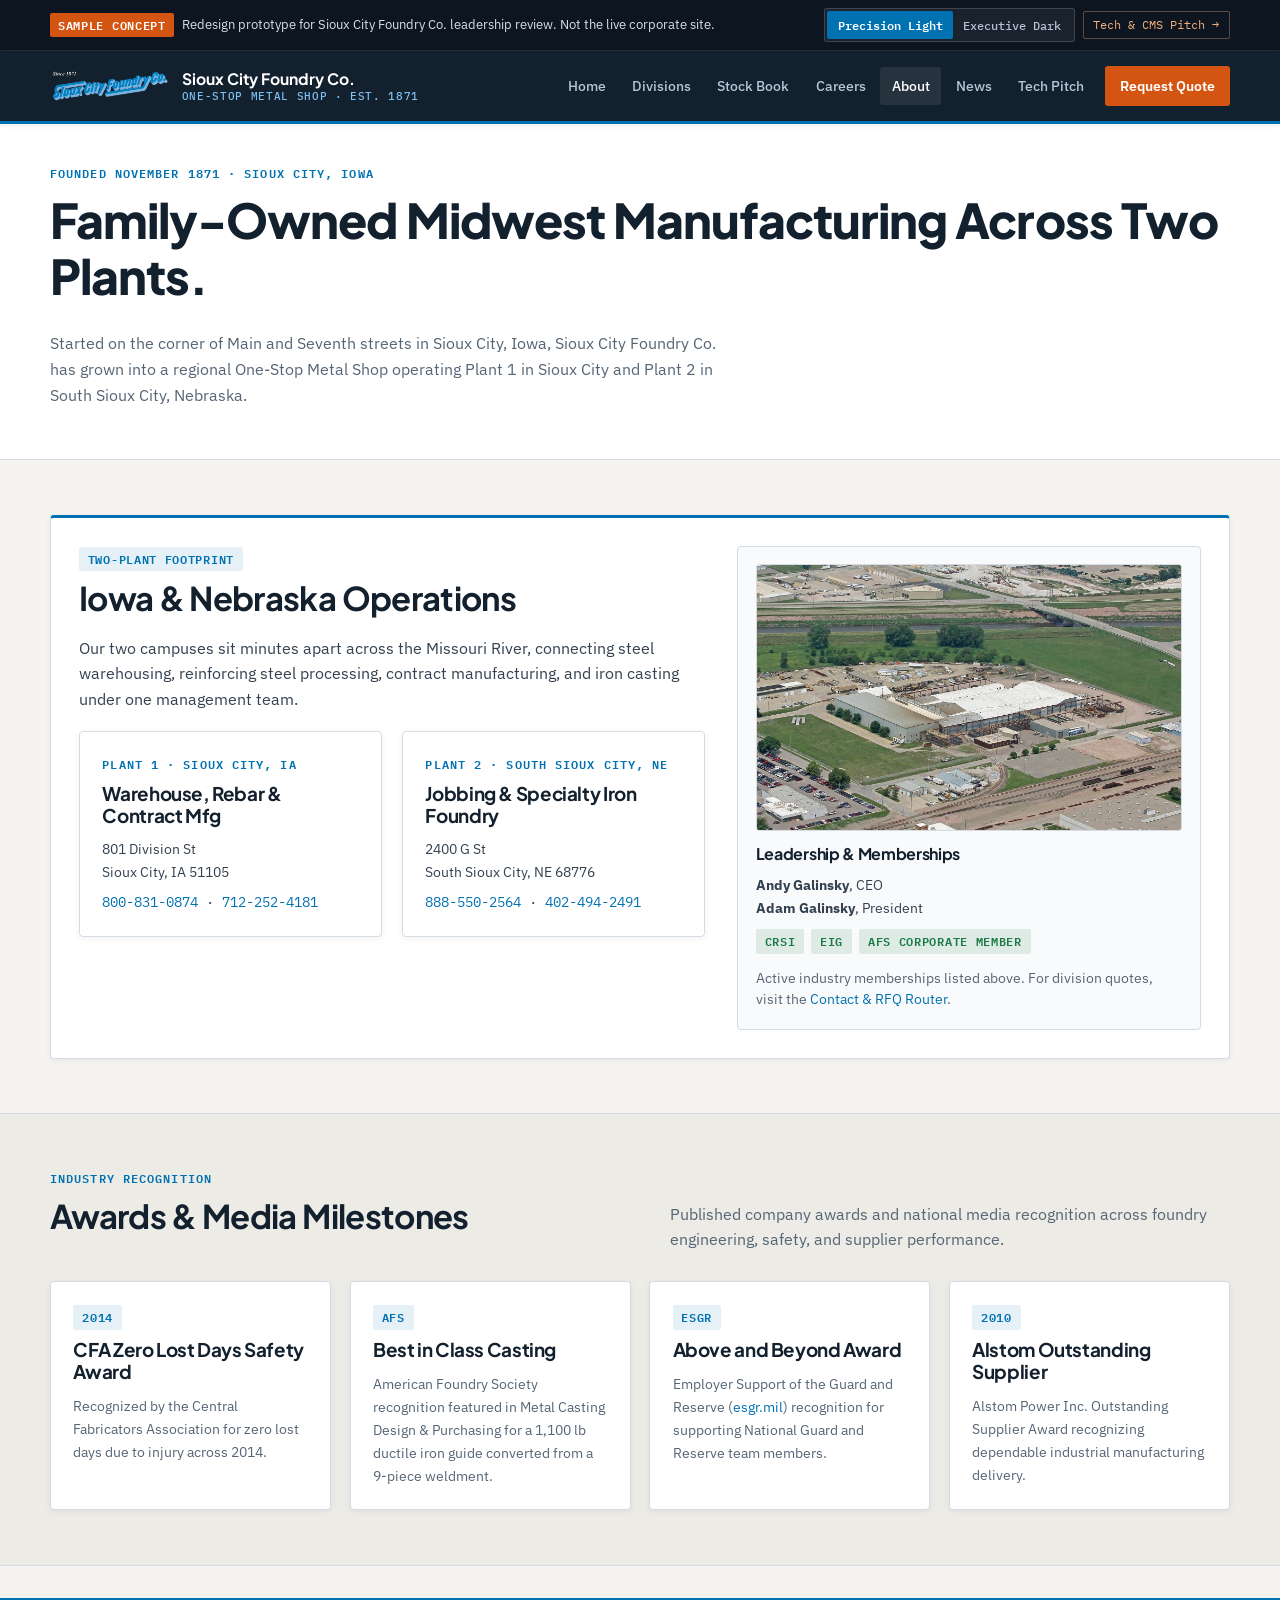
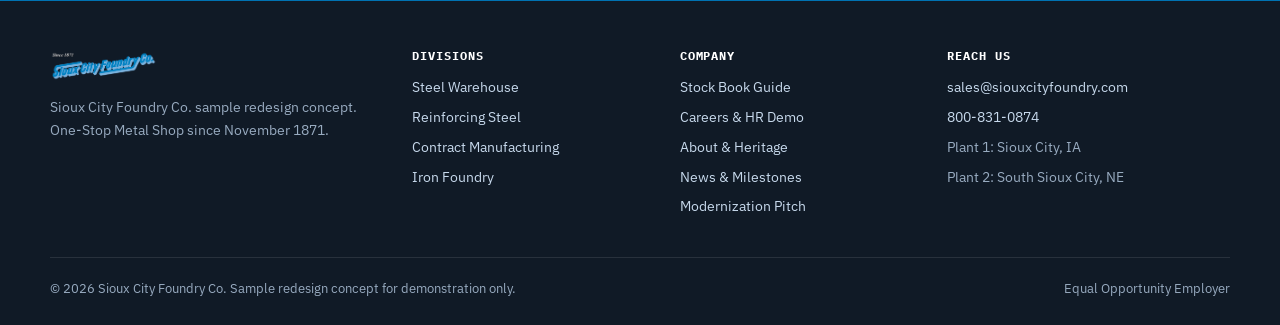
<file: about.html>
<!DOCTYPE html>
<html lang="en" data-theme="light">
<head>
  <meta charset="UTF-8" />
  <meta name="viewport" content="width=device-width, initial-scale=1" />
  <title>About &amp; Heritage | Sioux City Foundry Co.</title>
  <meta name="description" content="Sioux City Foundry Co. history since November 1871, two Midwest campuses, leadership, trade memberships, and company awards." />
  <link rel="icon" href="./assets/scfvectorlogo.png" />
  <link rel="preconnect" href="https://fonts.googleapis.com" />
  <link rel="preconnect" href="https://fonts.gstatic.com" crossorigin />
  <link href="https://fonts.googleapis.com/css2?family=IBM+Plex+Mono:wght@400;500;600&family=IBM+Plex+Sans:wght@400;500;600;700&family=Plus+Jakarta+Sans:wght@600;700;800&display=swap" rel="stylesheet" />
  <link rel="stylesheet" href="./css/styles.css?v=2" />
  <script src="./js/site.js"></script>
</head>
<body data-page="about">
  <a class="skip-link" href="#main">Skip to content</a>

  <div class="concept-bar no-print">
    <div class="container concept-bar-inner">
      <div class="concept-notice">
        <span class="concept-pill">Sample Concept</span>
        <span>Redesign prototype for Sioux City Foundry Co. leadership review. Not the live corporate site.</span>
      </div>
      <div class="concept-controls">
        <div class="theme-switch" role="group" aria-label="Switch visual concept">
          <button type="button" class="theme-btn" data-set-theme="light">Precision Light</button>
          <button type="button" class="theme-btn" data-set-theme="dark">Executive Dark</button>
        </div>
        <a class="pitch-link" href="./modernization.html">Tech &amp; CMS Pitch &rarr;</a>
      </div>
    </div>
  </div>

  <header class="site-header">
    <div class="container nav-inner">
      <a class="brand" href="./index.html">
        <img src="./assets/scfvectorlogo_white.png" alt="Sioux City Foundry Co." />
        <div class="brand-name">Sioux City Foundry Co.<small>One-Stop Metal Shop · Est. 1871</small></div>
      </a>
      <button class="nav-toggle" type="button" aria-expanded="false" aria-controls="nav-menu">Menu</button>
      <ul class="nav-links" id="nav-menu">
        <li><a href="./index.html" data-nav="home">Home</a></li>
        <li><a href="./divisions.html" data-nav="divisions">Divisions</a></li>
        <li><a href="./stock-book.html" data-nav="stock">Stock Book</a></li>
        <li><a href="./careers.html" data-nav="careers">Careers</a></li>
        <li><a href="./about.html" data-nav="about">About</a></li>
        <li><a href="./news.html" data-nav="news">News</a></li>
        <li><a href="./modernization.html" data-nav="modernization">Tech Pitch</a></li>
        <li><a class="nav-cta" href="./contact.html" data-nav="contact">Request Quote</a></li>
      </ul>
    </div>
  </header>

  <main id="main">
    <section class="page-hero">
      <div class="container">
        <div class="eyebrow">Founded November 1871 · Sioux City, Iowa</div>
        <h1>Family-Owned Midwest Manufacturing Across Two Plants.</h1>
        <p>Started on the corner of Main and Seventh streets in Sioux City, Iowa, Sioux City Foundry Co. has grown into a regional One-Stop Metal Shop operating Plant 1 in Sioux City and Plant 2 in South Sioux City, Nebraska.</p>
      </div>
    </section>

    <section class="section">
      <div class="container">
        <div class="div-block">
          <div>
            <span class="tag">Two-Plant Footprint</span>
            <h2 style="margin-top:0.5rem;">Iowa &amp; Nebraska Operations</h2>
            <p>Our two campuses sit minutes apart across the Missouri River, connecting steel warehousing, reinforcing steel processing, contract manufacturing, and iron casting under one management team.</p>
            <div class="grid-2" style="margin-top:1.2rem;">
              <div class="panel">
                <div class="eyebrow">Plant 1 · Sioux City, IA</div>
                <h3>Warehouse, Rebar &amp; Contract Mfg</h3>
                <p style="font-size:0.9rem; margin-bottom:0.5rem;">801 Division St<br />Sioux City, IA 51105</p>
                <p class="mono" style="font-size:0.86rem; margin-bottom:0;"><a href="tel:18008310874">800-831-0874</a> · <a href="tel:17122524181">712-252-4181</a></p>
              </div>
              <div class="panel">
                <div class="eyebrow">Plant 2 · South Sioux City, NE</div>
                <h3>Jobbing &amp; Specialty Iron Foundry</h3>
                <p style="font-size:0.9rem; margin-bottom:0.5rem;">2400 G St<br />South Sioux City, NE 68776</p>
                <p class="mono" style="font-size:0.86rem; margin-bottom:0;"><a href="tel:18885502564">888-550-2564</a> · <a href="tel:14024942491">402-494-2491</a></p>
              </div>
            </div>
          </div>
          <aside class="side-panel">
            <img src="./assets/news/heritage-foundry.jpg" alt="Aerial view of Sioux City Foundry Plant 1 campus" loading="lazy" />
            <h4>Leadership &amp; Memberships</h4>
            <p style="font-size:0.9rem; margin-bottom:0.65rem;"><strong>Andy Galinsky</strong>, CEO<br /><strong>Adam Galinsky</strong>, President</p>
            <div class="badge-row">
              <span class="tag tag-ok">CRSI</span>
              <span class="tag tag-ok">EIG</span>
              <span class="tag tag-ok">AFS Corporate Member</span>
            </div>
            <p style="font-size:0.85rem; color:var(--ink-muted); margin-bottom:0;">Active industry memberships listed above. For division quotes, visit the <a href="./contact.html">Contact &amp; RFQ Router</a>.</p>
          </aside>
        </div>
      </div>
    </section>

    <section class="section section-alt">
      <div class="container">
        <div class="section-head">
          <div>
            <div class="eyebrow">Industry Recognition</div>
            <h2>Awards &amp; Media Milestones</h2>
          </div>
          <p>Published company awards and national media recognition across foundry engineering, safety, and supplier performance.</p>
        </div>

        <div class="grid-4">
          <article class="panel">
            <span class="tag">2014</span>
            <h3 style="margin-top:0.6rem;">CFA Zero Lost Days Safety Award</h3>
            <p style="font-size:0.9rem; color:var(--ink-muted); margin-bottom:0;">Recognized by the Central Fabricators Association for zero lost days due to injury across 2014.</p>
          </article>
          <article class="panel">
            <span class="tag">AFS</span>
            <h3 style="margin-top:0.6rem;">Best in Class Casting</h3>
            <p style="font-size:0.9rem; color:var(--ink-muted); margin-bottom:0;">American Foundry Society recognition featured in Metal Casting Design &amp; Purchasing for a 1,100 lb ductile iron guide converted from a 9-piece weldment.</p>
          </article>
          <article class="panel">
            <span class="tag">ESGR</span>
            <h3 style="margin-top:0.6rem;">Above and Beyond Award</h3>
            <p style="font-size:0.9rem; color:var(--ink-muted); margin-bottom:0;">Employer Support of the Guard and Reserve (<a href="https://www.esgr.mil/" target="_blank" rel="noopener">esgr.mil</a>) recognition for supporting National Guard and Reserve team members.</p>
          </article>
          <article class="panel">
            <span class="tag">2010</span>
            <h3 style="margin-top:0.6rem;">Alstom Outstanding Supplier</h3>
            <p style="font-size:0.9rem; color:var(--ink-muted); margin-bottom:0;">Alstom Power Inc. Outstanding Supplier Award recognizing dependable industrial manufacturing delivery.</p>
          </article>
        </div>
      </div>
    </section>
  </main>

  <footer class="site-footer">
    <div class="container footer-grid">
      <div>
        <img class="footer-logo" src="./assets/scfvectorlogo_white.png" alt="Sioux City Foundry Co." />
        <p>Sioux City Foundry Co. sample redesign concept. One-Stop Metal Shop since November 1871.</p>
      </div>
      <div>
        <h4>Divisions</h4>
        <ul>
          <li><a href="./divisions.html#warehouse">Steel Warehouse</a></li>
          <li><a href="./divisions.html#rebar">Reinforcing Steel</a></li>
          <li><a href="./divisions.html#contract">Contract Manufacturing</a></li>
          <li><a href="./divisions.html#foundry">Iron Foundry</a></li>
        </ul>
      </div>
      <div>
        <h4>Company</h4>
        <ul>
          <li><a href="./stock-book.html">Stock Book Guide</a></li>
          <li><a href="./careers.html">Careers &amp; HR Demo</a></li>
          <li><a href="./about.html">About &amp; Heritage</a></li>
          <li><a href="./news.html">News &amp; Milestones</a></li>
          <li><a href="./modernization.html">Modernization Pitch</a></li>
        </ul>
      </div>
      <div>
        <h4>Reach Us</h4>
        <ul>
          <li><a href="mailto:sales@siouxcityfoundry.com">sales@siouxcityfoundry.com</a></li>
          <li><a href="tel:18008310874">800-831-0874</a></li>
          <li>Plant 1: Sioux City, IA</li>
          <li>Plant 2: South Sioux City, NE</li>
        </ul>
      </div>
    </div>
    <div class="container footer-bottom">
      <span>&copy; 2026 Sioux City Foundry Co. Sample redesign concept for demonstration only.</span>
      <span>Equal Opportunity Employer</span>
    </div>
  </footer>
</body>
</html>
</file>
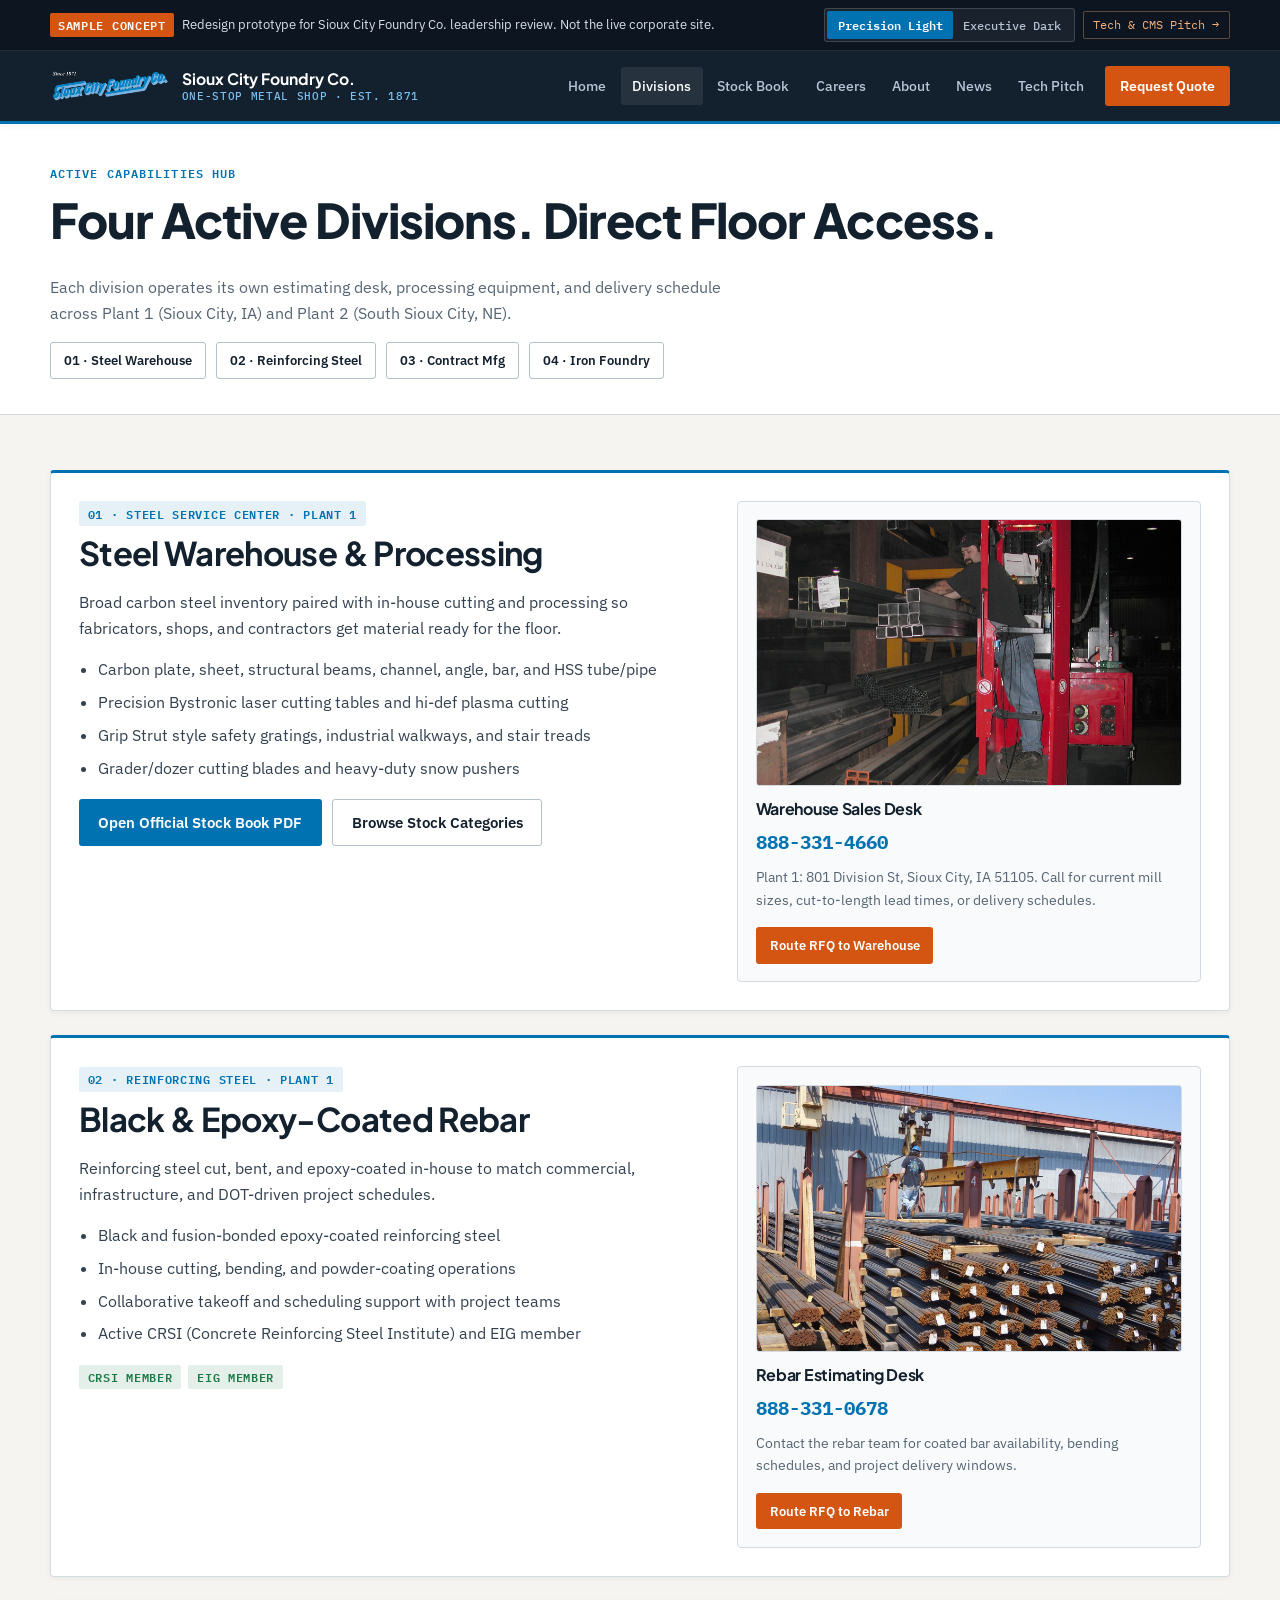
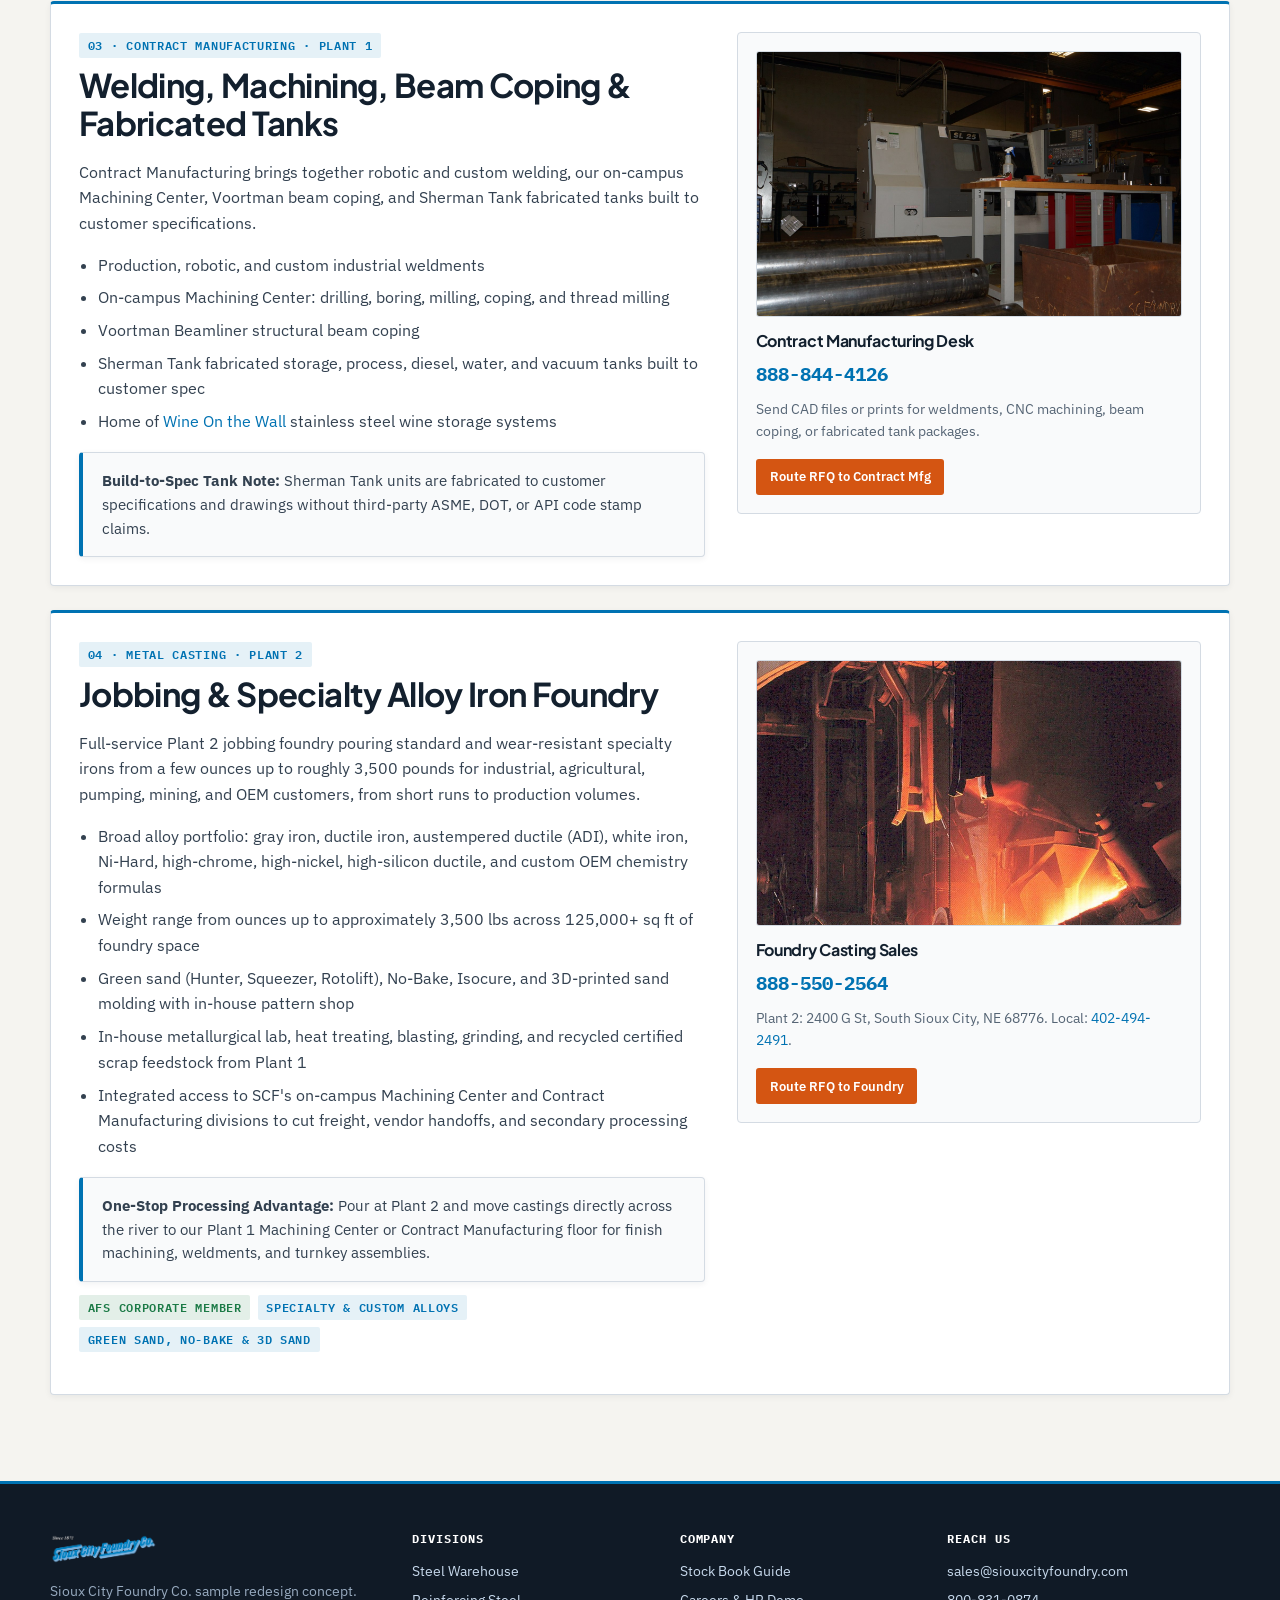
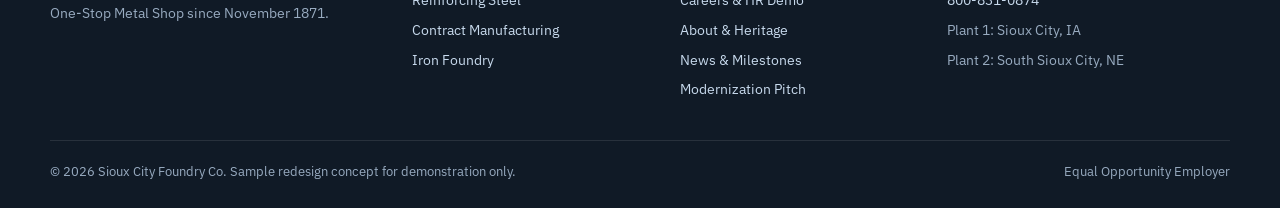
<file: divisions.html>
<!DOCTYPE html>
<html lang="en" data-theme="light">
<head>
  <meta charset="UTF-8" />
  <meta name="viewport" content="width=device-width, initial-scale=1" />
  <title>Divisions | Sioux City Foundry Co.</title>
  <meta name="description" content="Explore Sioux City Foundry Co. active divisions: Steel Warehouse, Reinforcing Steel, Contract Manufacturing, and Iron Foundry." />
  <link rel="icon" href="./assets/scfvectorlogo.png" />
  <link rel="preconnect" href="https://fonts.googleapis.com" />
  <link rel="preconnect" href="https://fonts.gstatic.com" crossorigin />
  <link href="https://fonts.googleapis.com/css2?family=IBM+Plex+Mono:wght@400;500;600&family=IBM+Plex+Sans:wght@400;500;600;700&family=Plus+Jakarta+Sans:wght@600;700;800&display=swap" rel="stylesheet" />
  <link rel="stylesheet" href="./css/styles.css?v=2" />
  <script src="./js/site.js"></script>
</head>
<body data-page="divisions">
  <a class="skip-link" href="#main">Skip to content</a>

  <div class="concept-bar no-print">
    <div class="container concept-bar-inner">
      <div class="concept-notice">
        <span class="concept-pill">Sample Concept</span>
        <span>Redesign prototype for Sioux City Foundry Co. leadership review. Not the live corporate site.</span>
      </div>
      <div class="concept-controls">
        <div class="theme-switch" role="group" aria-label="Switch visual concept">
          <button type="button" class="theme-btn" data-set-theme="light">Precision Light</button>
          <button type="button" class="theme-btn" data-set-theme="dark">Executive Dark</button>
        </div>
        <a class="pitch-link" href="./modernization.html">Tech &amp; CMS Pitch &rarr;</a>
      </div>
    </div>
  </div>

  <header class="site-header">
    <div class="container nav-inner">
      <a class="brand" href="./index.html">
        <img src="./assets/scfvectorlogo_white.png" alt="Sioux City Foundry Co." />
        <div class="brand-name">Sioux City Foundry Co.<small>One-Stop Metal Shop · Est. 1871</small></div>
      </a>
      <button class="nav-toggle" type="button" aria-expanded="false" aria-controls="nav-menu">Menu</button>
      <ul class="nav-links" id="nav-menu">
        <li><a href="./index.html" data-nav="home">Home</a></li>
        <li><a href="./divisions.html" data-nav="divisions">Divisions</a></li>
        <li><a href="./stock-book.html" data-nav="stock">Stock Book</a></li>
        <li><a href="./careers.html" data-nav="careers">Careers</a></li>
        <li><a href="./about.html" data-nav="about">About</a></li>
        <li><a href="./news.html" data-nav="news">News</a></li>
        <li><a href="./modernization.html" data-nav="modernization">Tech Pitch</a></li>
        <li><a class="nav-cta" href="./contact.html" data-nav="contact">Request Quote</a></li>
      </ul>
    </div>
  </header>

  <main id="main">
    <section class="page-hero">
      <div class="container">
        <div class="eyebrow">Active Capabilities Hub</div>
        <h1>Four Active Divisions. Direct Floor Access.</h1>
        <p>Each division operates its own estimating desk, processing equipment, and delivery schedule across Plant 1 (Sioux City, IA) and Plant 2 (South Sioux City, NE).</p>
        <div class="btn-row" style="margin-top: 1rem;">
          <a class="btn btn-secondary btn-sm" href="#warehouse">01 · Steel Warehouse</a>
          <a class="btn btn-secondary btn-sm" href="#rebar">02 · Reinforcing Steel</a>
          <a class="btn btn-secondary btn-sm" href="#contract">03 · Contract Mfg</a>
          <a class="btn btn-secondary btn-sm" href="#foundry">04 · Iron Foundry</a>
        </div>
      </div>
    </section>

    <section class="section">
      <div class="container">
        <article class="div-block" id="warehouse">
          <div>
            <span class="tag">01 · Steel Service Center · Plant 1</span>
            <h2 style="margin-top:0.5rem;">Steel Warehouse &amp; Processing</h2>
            <p>Broad carbon steel inventory paired with in-house cutting and processing so fabricators, shops, and contractors get material ready for the floor.</p>
            <ul class="feature-list">
              <li>Carbon plate, sheet, structural beams, channel, angle, bar, and HSS tube/pipe</li>
              <li>Precision Bystronic laser cutting tables and hi-def plasma cutting</li>
              <li>Grip Strut style safety gratings, industrial walkways, and stair treads</li>
              <li>Grader/dozer cutting blades and heavy-duty snow pushers</li>
            </ul>
            <div class="btn-row">
              <a class="btn btn-blue" href="https://www.siouxcityfoundry.com/stockbook_view.pdf" target="_blank" rel="noopener">Open Official Stock Book PDF</a>
              <a class="btn btn-secondary" href="./stock-book.html">Browse Stock Categories</a>
            </div>
          </div>
          <aside class="side-panel">
            <img src="./assets/divisions/whse-stock.jpg" alt="Steel stock organized on cantilever racks at Plant 1" loading="lazy" />
            <h4>Warehouse Sales Desk</h4>
            <a class="phone-big" href="tel:18883314660">888-331-4660</a>
            <p style="font-size:0.88rem; color:var(--ink-muted);">Plant 1: 801 Division St, Sioux City, IA 51105. Call for current mill sizes, cut-to-length lead times, or delivery schedules.</p>
            <a class="btn btn-primary btn-sm" href="./contact.html?division=warehouse">Route RFQ to Warehouse</a>
          </aside>
        </article>

        <article class="div-block" id="rebar">
          <div>
            <span class="tag">02 · Reinforcing Steel · Plant 1</span>
            <h2 style="margin-top:0.5rem;">Black &amp; Epoxy-Coated Rebar</h2>
            <p>Reinforcing steel cut, bent, and epoxy-coated in-house to match commercial, infrastructure, and DOT-driven project schedules.</p>
            <ul class="feature-list">
              <li>Black and fusion-bonded epoxy-coated reinforcing steel</li>
              <li>In-house cutting, bending, and powder-coating operations</li>
              <li>Collaborative takeoff and scheduling support with project teams</li>
              <li>Active CRSI (Concrete Reinforcing Steel Institute) and EIG member</li>
            </ul>
            <div class="badge-row">
              <span class="tag tag-ok">CRSI Member</span>
              <span class="tag tag-ok">EIG Member</span>
            </div>
          </div>
          <aside class="side-panel">
            <img src="./assets/divisions/epoxy-rebar.jpg" alt="Epoxy-coated reinforcing steel staged in yard" loading="lazy" />
            <h4>Rebar Estimating Desk</h4>
            <a class="phone-big" href="tel:18883310678">888-331-0678</a>
            <p style="font-size:0.88rem; color:var(--ink-muted);">Contact the rebar team for coated bar availability, bending schedules, and project delivery windows.</p>
            <a class="btn btn-primary btn-sm" href="./contact.html?division=rebar">Route RFQ to Rebar</a>
          </aside>
        </article>

        <article class="div-block" id="contract">
          <div>
            <span class="tag">03 · Contract Manufacturing · Plant 1</span>
            <h2 style="margin-top:0.5rem;">Welding, Machining, Beam Coping &amp; Fabricated Tanks</h2>
            <p>Contract Manufacturing brings together robotic and custom welding, our on-campus Machining Center, Voortman beam coping, and Sherman Tank fabricated tanks built to customer specifications.</p>
            <ul class="feature-list">
              <li>Production, robotic, and custom industrial weldments</li>
              <li>On-campus Machining Center: drilling, boring, milling, coping, and thread milling</li>
              <li>Voortman Beamliner structural beam coping</li>
              <li>Sherman Tank fabricated storage, process, diesel, water, and vacuum tanks built to customer spec</li>
              <li>Home of <a href="https://abrinsky.github.io/WineOnTheWall/" target="_blank" rel="noopener">Wine On the Wall</a> stainless steel wine storage systems</li>
            </ul>
            <div class="callout">
              <strong>Build-to-Spec Tank Note:</strong> Sherman Tank units are fabricated to customer specifications and drawings without third-party ASME, DOT, or API code stamp claims.
            </div>
          </div>
          <aside class="side-panel">
            <img src="./assets/divisions/contract-mfg2.jpg" alt="Contract manufacturing robotic welding cell" loading="lazy" />
            <h4>Contract Manufacturing Desk</h4>
            <a class="phone-big" href="tel:18888444126">888-844-4126</a>
            <p style="font-size:0.88rem; color:var(--ink-muted);">Send CAD files or prints for weldments, CNC machining, beam coping, or fabricated tank packages.</p>
            <a class="btn btn-primary btn-sm" href="./contact.html?division=contract">Route RFQ to Contract Mfg</a>
          </aside>
        </article>

        <article class="div-block" id="foundry">
          <div>
            <span class="tag">04 · Metal Casting · Plant 2</span>
            <h2 style="margin-top:0.5rem;">Jobbing &amp; Specialty Alloy Iron Foundry</h2>
            <p>Full-service Plant 2 jobbing foundry pouring standard and wear-resistant specialty irons from a few ounces up to roughly 3,500 pounds for industrial, agricultural, pumping, mining, and OEM customers, from short runs to production volumes.</p>
            <ul class="feature-list">
              <li>Broad alloy portfolio: gray iron, ductile iron, austempered ductile (ADI), white iron, Ni-Hard, high-chrome, high-nickel, high-silicon ductile, and custom OEM chemistry formulas</li>
              <li>Weight range from ounces up to approximately 3,500 lbs across 125,000+ sq ft of foundry space</li>
              <li>Green sand (Hunter, Squeezer, Rotolift), No-Bake, Isocure, and 3D-printed sand molding with in-house pattern shop</li>
              <li>In-house metallurgical lab, heat treating, blasting, grinding, and recycled certified scrap feedstock from Plant 1</li>
              <li>Integrated access to SCF's on-campus Machining Center and Contract Manufacturing divisions to cut freight, vendor handoffs, and secondary processing costs</li>
            </ul>
            <div class="callout" style="margin-bottom:0.85rem;">
              <strong>One-Stop Processing Advantage:</strong> Pour at Plant 2 and move castings directly across the river to our Plant 1 Machining Center or Contract Manufacturing floor for finish machining, weldments, and turnkey assemblies.
            </div>
            <div class="badge-row">
              <span class="tag tag-ok">AFS Corporate Member</span>
              <span class="tag">Specialty &amp; Custom Alloys</span>
              <span class="tag">Green Sand, No-Bake &amp; 3D Sand</span>
            </div>
          </div>
          <aside class="side-panel">
            <img src="./assets/divisions/ironpour.jpg" alt="Molten iron pour at Plant 2 foundry" loading="lazy" />
            <h4>Foundry Casting Sales</h4>
            <a class="phone-big" href="tel:18885502564">888-550-2564</a>
            <p style="font-size:0.88rem; color:var(--ink-muted);">Plant 2: 2400 G St, South Sioux City, NE 68776. Local: <a href="tel:14024942491">402-494-2491</a>.</p>
            <a class="btn btn-primary btn-sm" href="./contact.html?division=foundry">Route RFQ to Foundry</a>
          </aside>
        </article>
      </div>
    </section>
  </main>

  <footer class="site-footer">
    <div class="container footer-grid">
      <div>
        <img class="footer-logo" src="./assets/scfvectorlogo_white.png" alt="Sioux City Foundry Co." />
        <p>Sioux City Foundry Co. sample redesign concept. One-Stop Metal Shop since November 1871.</p>
      </div>
      <div>
        <h4>Divisions</h4>
        <ul>
          <li><a href="./divisions.html#warehouse">Steel Warehouse</a></li>
          <li><a href="./divisions.html#rebar">Reinforcing Steel</a></li>
          <li><a href="./divisions.html#contract">Contract Manufacturing</a></li>
          <li><a href="./divisions.html#foundry">Iron Foundry</a></li>
        </ul>
      </div>
      <div>
        <h4>Company</h4>
        <ul>
          <li><a href="./stock-book.html">Stock Book Guide</a></li>
          <li><a href="./careers.html">Careers &amp; HR Demo</a></li>
          <li><a href="./about.html">About &amp; Heritage</a></li>
          <li><a href="./news.html">News &amp; Milestones</a></li>
          <li><a href="./modernization.html">Modernization Pitch</a></li>
        </ul>
      </div>
      <div>
        <h4>Reach Us</h4>
        <ul>
          <li><a href="mailto:sales@siouxcityfoundry.com">sales@siouxcityfoundry.com</a></li>
          <li><a href="tel:18008310874">800-831-0874</a></li>
          <li>Plant 1: Sioux City, IA</li>
          <li>Plant 2: South Sioux City, NE</li>
        </ul>
      </div>
    </div>
    <div class="container footer-bottom">
      <span>&copy; 2026 Sioux City Foundry Co. Sample redesign concept for demonstration only.</span>
      <span>Equal Opportunity Employer</span>
    </div>
  </footer>
</body>
</html>
</file>
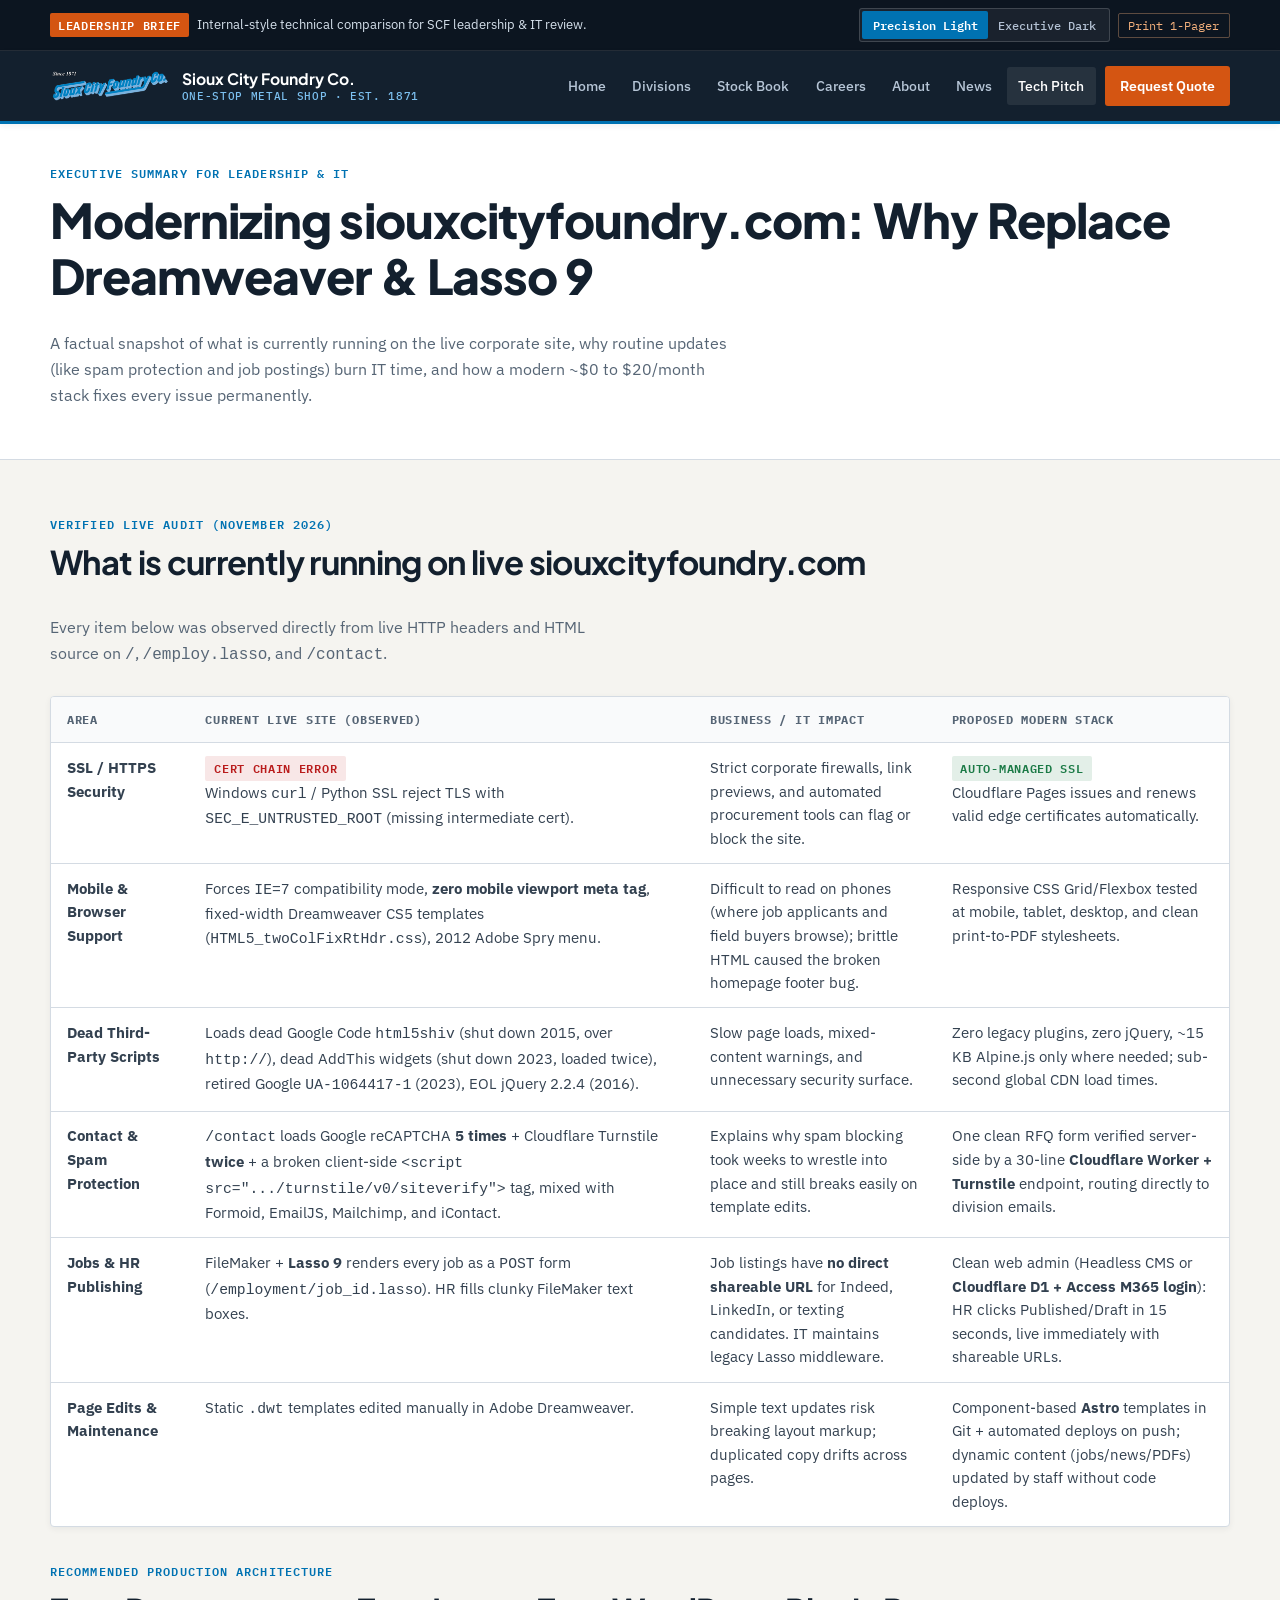
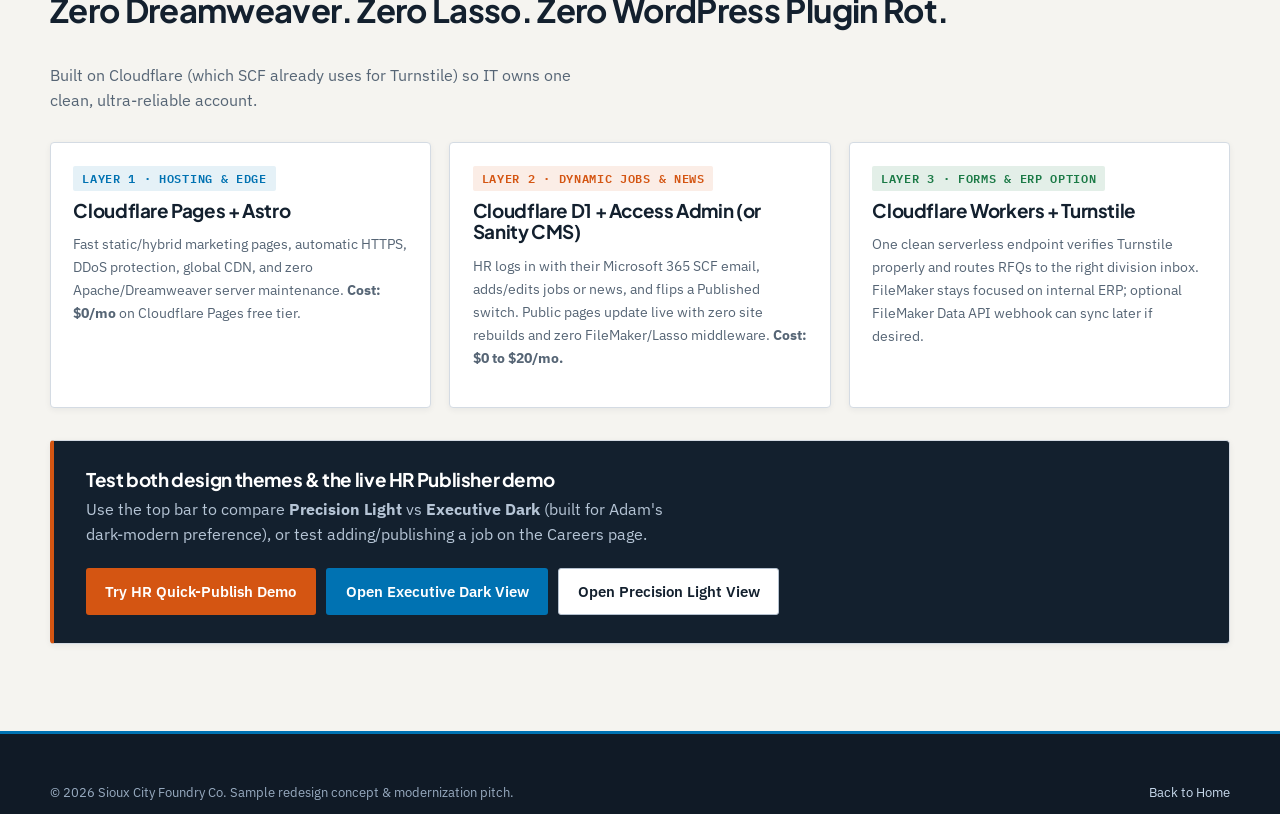
<file: modernization.html>
<!DOCTYPE html>
<html lang="en" data-theme="light">
<head>
  <meta charset="UTF-8" />
  <meta name="viewport" content="width=device-width, initial-scale=1" />
  <title>Website Modernization Pitch | Sioux City Foundry Co.</title>
  <meta name="description" content="Executive technical audit of live siouxcityfoundry.com and recommended low-cost modern web + CMS architecture for leadership and IT." />
  <link rel="icon" href="./assets/scfvectorlogo.png" />
  <link rel="preconnect" href="https://fonts.googleapis.com" />
  <link rel="preconnect" href="https://fonts.gstatic.com" crossorigin />
  <link href="https://fonts.googleapis.com/css2?family=IBM+Plex+Mono:wght@400;500;600&family=IBM+Plex+Sans:wght@400;500;600;700&family=Plus+Jakarta+Sans:wght@600;700;800&display=swap" rel="stylesheet" />
  <link rel="stylesheet" href="./css/styles.css?v=2" />
  <script src="./js/site.js"></script>
</head>
<body data-page="modernization">
  <a class="skip-link" href="#main">Skip to content</a>

  <div class="concept-bar no-print">
    <div class="container concept-bar-inner">
      <div class="concept-notice">
        <span class="concept-pill">Leadership Brief</span>
        <span>Internal-style technical comparison for SCF leadership &amp; IT review.</span>
      </div>
      <div class="concept-controls">
        <div class="theme-switch" role="group" aria-label="Switch visual concept">
          <button type="button" class="theme-btn" data-set-theme="light">Precision Light</button>
          <button type="button" class="theme-btn" data-set-theme="dark">Executive Dark</button>
        </div>
        <button type="button" class="pitch-link" style="background:transparent; cursor:pointer;" onclick="window.print()">Print 1-Pager</button>
      </div>
    </div>
  </div>

  <header class="site-header">
    <div class="container nav-inner">
      <a class="brand" href="./index.html">
        <img src="./assets/scfvectorlogo_white.png" alt="Sioux City Foundry Co." />
        <div class="brand-name">Sioux City Foundry Co.<small>One-Stop Metal Shop · Est. 1871</small></div>
      </a>
      <button class="nav-toggle" type="button" aria-expanded="false" aria-controls="nav-menu">Menu</button>
      <ul class="nav-links" id="nav-menu">
        <li><a href="./index.html" data-nav="home">Home</a></li>
        <li><a href="./divisions.html" data-nav="divisions">Divisions</a></li>
        <li><a href="./stock-book.html" data-nav="stock">Stock Book</a></li>
        <li><a href="./careers.html" data-nav="careers">Careers</a></li>
        <li><a href="./about.html" data-nav="about">About</a></li>
        <li><a href="./news.html" data-nav="news">News</a></li>
        <li><a href="./modernization.html" data-nav="modernization">Tech Pitch</a></li>
        <li><a class="nav-cta" href="./contact.html" data-nav="contact">Request Quote</a></li>
      </ul>
    </div>
  </header>

  <main id="main">
    <section class="page-hero">
      <div class="container">
        <div class="eyebrow">Executive Summary for Leadership &amp; IT</div>
        <h1>Modernizing siouxcityfoundry.com: Why Replace Dreamweaver &amp; Lasso 9</h1>
        <p>A factual snapshot of what is currently running on the live corporate site, why routine updates (like spam protection and job postings) burn IT time, and how a modern ~$0 to $20/month stack fixes every issue permanently.</p>
      </div>
    </section>

    <section class="section">
      <div class="container">
        <div class="section-head">
          <div>
            <div class="eyebrow">Verified Live Audit (November 2026)</div>
            <h2>What is currently running on live siouxcityfoundry.com</h2>
          </div>
          <p>Every item below was observed directly from live HTTP headers and HTML source on <code>/</code>, <code>/employ.lasso</code>, and <code>/contact</code>.</p>
        </div>

        <div class="table-wrap" style="margin-bottom:2.2rem;">
          <table>
            <thead>
              <tr>
                <th>Area</th>
                <th>Current Live Site (Observed)</th>
                <th>Business / IT Impact</th>
                <th>Proposed Modern Stack</th>
              </tr>
            </thead>
            <tbody>
              <tr>
                <td><strong>SSL / HTTPS Security</strong></td>
                <td><span class="tag tag-danger">Cert Chain Error</span><br />Windows <code>curl</code> / Python SSL reject TLS with <code>SEC_E_UNTRUSTED_ROOT</code> (missing intermediate cert).</td>
                <td>Strict corporate firewalls, link previews, and automated procurement tools can flag or block the site.</td>
                <td><span class="tag tag-ok">Auto-Managed SSL</span><br />Cloudflare Pages issues and renews valid edge certificates automatically.</td>
              </tr>
              <tr>
                <td><strong>Mobile &amp; Browser Support</strong></td>
                <td>Forces <code>IE=7</code> compatibility mode, <strong>zero mobile viewport meta tag</strong>, fixed-width Dreamweaver CS5 templates (<code>HTML5_twoColFixRtHdr.css</code>), 2012 Adobe Spry menu.</td>
                <td>Difficult to read on phones (where job applicants and field buyers browse); brittle HTML caused the broken homepage footer bug.</td>
                <td>Responsive CSS Grid/Flexbox tested at mobile, tablet, desktop, and clean print-to-PDF stylesheets.</td>
              </tr>
              <tr>
                <td><strong>Dead Third-Party Scripts</strong></td>
                <td>Loads dead Google Code <code>html5shiv</code> (shut down 2015, over <code>http://</code>), dead AddThis widgets (shut down 2023, loaded twice), retired Google <code>UA-1064417-1</code> (2023), EOL jQuery 2.2.4 (2016).</td>
                <td>Slow page loads, mixed-content warnings, and unnecessary security surface.</td>
                <td>Zero legacy plugins, zero jQuery, ~15 KB Alpine.js only where needed; sub-second global CDN load times.</td>
              </tr>
              <tr>
                <td><strong>Contact &amp; Spam Protection</strong></td>
                <td><code>/contact</code> loads Google reCAPTCHA <strong>5 times</strong> + Cloudflare Turnstile <strong>twice</strong> + a broken client-side <code>&lt;script src=".../turnstile/v0/siteverify"&gt;</code> tag, mixed with Formoid, EmailJS, Mailchimp, and iContact.</td>
                <td>Explains why spam blocking took weeks to wrestle into place and still breaks easily on template edits.</td>
                <td>One clean RFQ form verified server-side by a 30-line <strong>Cloudflare Worker + Turnstile</strong> endpoint, routing directly to division emails.</td>
              </tr>
              <tr>
                <td><strong>Jobs &amp; HR Publishing</strong></td>
                <td>FileMaker + <strong>Lasso 9</strong> renders every job as a <code>POST</code> form (<code>/employment/job_id.lasso</code>). HR fills clunky FileMaker text boxes.</td>
                <td>Job listings have <strong>no direct shareable URL</strong> for Indeed, LinkedIn, or texting candidates. IT maintains legacy Lasso middleware.</td>
                <td>Clean web admin (Headless CMS or <strong>Cloudflare D1 + Access M365 login</strong>): HR clicks Published/Draft in 15 seconds, live immediately with shareable URLs.</td>
              </tr>
              <tr>
                <td><strong>Page Edits &amp; Maintenance</strong></td>
                <td>Static <code>.dwt</code> templates edited manually in Adobe Dreamweaver.</td>
                <td>Simple text updates risk breaking layout markup; duplicated copy drifts across pages.</td>
                <td>Component-based <strong>Astro</strong> templates in Git + automated deploys on push; dynamic content (jobs/news/PDFs) updated by staff without code deploys.</td>
              </tr>
            </tbody>
          </table>
        </div>

        <div class="section-head">
          <div>
            <div class="eyebrow">Recommended Production Architecture</div>
            <h2>Zero Dreamweaver. Zero Lasso. Zero WordPress Plugin Rot.</h2>
          </div>
          <p>Built on Cloudflare (which SCF already uses for Turnstile) so IT owns one clean, ultra-reliable account.</p>
        </div>

        <div class="grid-3" style="margin-bottom:2rem;">
          <div class="panel">
            <span class="tag">Layer 1 · Hosting &amp; Edge</span>
            <h3 style="margin-top:0.55rem;">Cloudflare Pages + Astro</h3>
            <p style="font-size:0.9rem; color:var(--ink-muted);">Fast static/hybrid marketing pages, automatic HTTPS, DDoS protection, global CDN, and zero Apache/Dreamweaver server maintenance. <strong>Cost: $0/mo</strong> on Cloudflare Pages free tier.</p>
          </div>
          <div class="panel">
            <span class="tag tag-accent">Layer 2 · Dynamic Jobs &amp; News</span>
            <h3 style="margin-top:0.55rem;">Cloudflare D1 + Access Admin (or Sanity CMS)</h3>
            <p style="font-size:0.9rem; color:var(--ink-muted);">HR logs in with their Microsoft 365 SCF email, adds/edits jobs or news, and flips a Published switch. Public pages update live with zero site rebuilds and zero FileMaker/Lasso middleware. <strong>Cost: $0 to $20/mo.</strong></p>
          </div>
          <div class="panel">
            <span class="tag tag-ok">Layer 3 · Forms &amp; ERP Option</span>
            <h3 style="margin-top:0.55rem;">Cloudflare Workers + Turnstile</h3>
            <p style="font-size:0.9rem; color:var(--ink-muted);">One clean serverless endpoint verifies Turnstile properly and routes RFQs to the right division inbox. FileMaker stays focused on internal ERP; optional FileMaker Data API webhook can sync later if desired.</p>
          </div>
        </div>

        <div class="cta-band">
          <div>
            <h3>Test both design themes &amp; the live HR Publisher demo</h3>
            <p>Use the top bar to compare <strong>Precision Light</strong> vs <strong>Executive Dark</strong> (built for Adam's dark-modern preference), or test adding/publishing a job on the Careers page.</p>
          </div>
          <div class="btn-row">
            <a class="btn btn-primary" href="./careers.html#hr-demo">Try HR Quick-Publish Demo</a>
            <a class="btn btn-blue" href="./index.html?theme=dark">Open Executive Dark View</a>
            <a class="btn btn-secondary" href="./index.html?theme=light">Open Precision Light View</a>
          </div>
        </div>
      </div>
    </section>
  </main>

  <footer class="site-footer">
    <div class="container footer-bottom" style="padding-top:0;">
      <span>&copy; 2026 Sioux City Foundry Co. Sample redesign concept &amp; modernization pitch.</span>
      <span><a href="./index.html">Back to Home</a></span>
    </div>
  </footer>
</body>
</html>
</file>
<file: css/styles.css>
/* Sioux City Foundry Co. - Dual-Concept Industrial Design System
 * Concept A: Precision Industrial Light (data-theme="light")
 * Concept B: Executive Industrial Dark (data-theme="dark", for Adam)
 * Zero em/en dashes, WCAG AA contrast, clean @media print support.
 */

:root,
html[data-theme="light"] {
  --bg: #f5f4f0;
  --bg-alt: #ecebe6;
  --surface: #ffffff;
  --surface-2: #f9fafb;
  --header-bg: #13202e;
  --header-border: #0072b2;
  --header-text: #eef3f8;
  --header-muted: #b6c5d6;
  --footer-bg: #101a26;
  --footer-text: #dce5ef;
  --footer-muted: #98abc0;
  --ink: #13202e;
  --ink-body: #334150;
  --ink-muted: #566575;
  --border: #d4dbe3;
  --border-strong: #b4c0ce;
  --blue: #0072b2;
  --blue-hover: #005b8f;
  --blue-soft: rgba(0, 114, 178, 0.1);
  --accent: #d45512;
  --accent-hover: #b6460c;
  --accent-soft: rgba(212, 85, 18, 0.1);
  --ok: #1b7a46;
  --ok-soft: rgba(27, 122, 70, 0.12);
  --warn: #b45309;
  --warn-soft: rgba(180, 83, 9, 0.12);
  --danger: #b91c1c;
  --danger-soft: rgba(185, 28, 28, 0.1);
  --hero-bg: #ffffff;
  --hero-panel-bg: #f3f6f9;
  --bar-bg: #0c1520;
  --bar-text: #d6e1ec;
  --bar-border: rgba(255, 255, 255, 0.1);
  --shadow-sm: 0 2px 6px rgba(19, 32, 46, 0.06);
  --shadow-md: 0 10px 28px rgba(19, 32, 46, 0.1);
  --card-highlight: inset 0 0 0 transparent;
  --radius: 4px;
  --radius-sm: 3px;
  --font-display: "Plus Jakarta Sans", system-ui, -apple-system, sans-serif;
  --font-body: "IBM Plex Sans", system-ui, -apple-system, sans-serif;
  --font-mono: "IBM Plex Mono", ui-monospace, SFMono-Regular, monospace;
  --max: 1180px;
}

html[data-theme="dark"] {
  --bg: #080b10;
  --bg-alt: #0f151e;
  --surface: #17202d;
  --surface-2: #202c3d;
  --header-bg: #0b0f14;
  --header-border: #253040;
  --header-text: #f2f6fa;
  --header-muted: #9aa9bc;
  --footer-bg: #090c11;
  --footer-text: #e2eaf2;
  --footer-muted: #8c9db2;
  --ink: #f1f5f9;
  --ink-body: #c5d0dc;
  --ink-muted: #8d9db0;
  --border: #324257;
  --border-strong: #4b617d;
  --blue: #4da6e8;
  --blue-hover: #70baf0;
  --blue-soft: rgba(77, 166, 232, 0.14);
  --accent: #d9631c;
  --accent-hover: #ea722a;
  --accent-soft: rgba(217, 99, 28, 0.16);
  --ok: #58c982;
  --ok-soft: rgba(88, 201, 130, 0.15);
  --warn: #f0a43b;
  --warn-soft: rgba(240, 164, 59, 0.15);
  --danger: #f06e6e;
  --danger-soft: rgba(240, 110, 110, 0.15);
  --hero-bg: linear-gradient(135deg, #0b1018 0%, #121c29 100%);
  --hero-panel-bg: #17202d;
  --bar-bg: #070a0e;
  --bar-text: #c2cedb;
  --bar-border: #1d2531;
  --shadow-sm: 0 6px 18px rgba(0, 0, 0, 0.42);
  --shadow-md: 0 16px 38px rgba(0, 0, 0, 0.56);
  --card-highlight: inset 0 1px 0 rgba(255, 255, 255, 0.06);
  --radius: 3px;
  --radius-sm: 2px;
}

*, *::before, *::after { box-sizing: border-box; }
html { scroll-behavior: smooth; }
body {
  margin: 0;
  background: var(--bg);
  color: var(--ink-body);
  font-family: var(--font-body);
  font-size: 16px;
  line-height: 1.6;
  -webkit-font-smoothing: antialiased;
}
img { max-width: 100%; height: auto; display: block; }
a { color: var(--blue); text-decoration: none; transition: color 0.15s ease; }
a:hover { color: var(--blue-hover); text-decoration: underline; }
h1, h2, h3, h4 {
  font-family: var(--font-display);
  color: var(--ink);
  line-height: 1.16;
  letter-spacing: -0.02em;
  margin: 0 0 0.55em;
  font-weight: 800;
}
h1 { font-size: clamp(2rem, 4vw, 3rem); }
h2 { font-size: clamp(1.45rem, 2.6vw, 2.05rem); font-weight: 700; }
h3 { font-size: 1.18rem; font-weight: 700; }
h4 { font-size: 1rem; font-weight: 700; }
p { margin: 0 0 1rem; }
.mono { font-family: var(--font-mono); font-variant-numeric: tabular-nums; }
.sr-only {
  position: absolute; width: 1px; height: 1px; padding: 0; margin: -1px;
  overflow: hidden; clip: rect(0,0,0,0); white-space: nowrap; border: 0;
}
.skip-link {
  position: absolute; left: -9999px; top: 8px; z-index: 999;
  background: var(--accent); color: #fff; padding: 8px 14px; border-radius: var(--radius-sm);
  font-weight: 600;
}
.skip-link:focus { left: 12px; }
:focus-visible { outline: 2px solid var(--accent); outline-offset: 2px; }

.container { width: min(100% - 2rem, var(--max)); margin-inline: auto; }

/* Concept & Sample Banner */
.concept-bar {
  background: var(--bar-bg);
  color: var(--bar-text);
  border-bottom: 1px solid var(--bar-border);
  font-size: 0.82rem;
}
.concept-bar-inner {
  display: flex;
  flex-wrap: wrap;
  align-items: center;
  justify-content: space-between;
  gap: 0.65rem 1rem;
  padding: 0.5rem 0;
}
.concept-notice { display: flex; align-items: center; gap: 0.5rem; flex-wrap: wrap; }
.concept-pill {
  font-family: var(--font-mono);
  font-size: 0.72rem;
  font-weight: 600;
  text-transform: uppercase;
  letter-spacing: 0.06em;
  background: var(--accent);
  color: #fff;
  padding: 0.16rem 0.5rem;
  border-radius: 2px;
}
.concept-controls { display: flex; align-items: center; gap: 0.5rem; flex-wrap: wrap; }
.theme-switch {
  display: inline-flex;
  background: rgba(255, 255, 255, 0.06);
  border: 1px solid rgba(255, 255, 255, 0.16);
  border-radius: 3px;
  padding: 2px;
}
.theme-btn {
  border: 0;
  background: transparent;
  color: #b4c2d4;
  font-family: var(--font-mono);
  font-size: 0.74rem;
  font-weight: 500;
  padding: 0.25rem 0.65rem;
  border-radius: 2px;
  cursor: pointer;
  transition: background 0.15s ease, color 0.15s ease;
}
.theme-btn:hover { color: #fff; }
.theme-btn.active {
  background: var(--blue);
  color: #fff;
  font-weight: 600;
}
.pitch-link {
  font-family: var(--font-mono);
  font-size: 0.74rem;
  color: #f3b07c;
  border: 1px solid rgba(243, 176, 124, 0.35);
  padding: 0.25rem 0.6rem;
  border-radius: 2px;
  text-decoration: none;
}
.pitch-link:hover {
  background: rgba(217, 99, 28, 0.2);
  color: #fff;
  text-decoration: none;
}

/* Header & Navigation */
.site-header {
  position: sticky;
  top: 0;
  z-index: 100;
  background: var(--header-bg);
  color: var(--header-text);
  border-bottom: 3px solid var(--header-border);
  box-shadow: var(--shadow-sm);
}
.nav-inner {
  display: flex;
  align-items: center;
  justify-content: space-between;
  min-height: 70px;
  gap: 1rem;
}
.brand {
  display: flex;
  align-items: center;
  gap: 0.75rem;
  color: var(--header-text);
  text-decoration: none;
  flex-shrink: 0;
}
.brand:hover { color: #fff; text-decoration: none; }
.brand img { height: 38px; width: auto; }
.brand-name {
  font-family: var(--font-display);
  font-size: 0.98rem;
  font-weight: 700;
  line-height: 1.15;
  color: #fff;
}
.brand-name small {
  display: block;
  font-family: var(--font-mono);
  font-size: 0.68rem;
  font-weight: 500;
  color: #7cc0f0;
  letter-spacing: 0.06em;
  text-transform: uppercase;
  margin-top: 2px;
}
.nav-toggle {
  display: none;
  background: transparent;
  color: #fff;
  border: 1px solid rgba(255, 255, 255, 0.28);
  border-radius: var(--radius-sm);
  padding: 0.45rem 0.8rem;
  font-family: var(--font-mono);
  font-size: 0.82rem;
  cursor: pointer;
}
.nav-links {
  list-style: none;
  display: flex;
  align-items: center;
  gap: 0.2rem;
  margin: 0;
  padding: 0;
}
.nav-links a {
  display: inline-block;
  color: var(--header-muted);
  font-size: 0.9rem;
  font-weight: 500;
  padding: 0.45rem 0.72rem;
  border-radius: var(--radius-sm);
  text-decoration: none;
}
.nav-links a:hover,
.nav-links a.active {
  color: #fff;
  background: rgba(255, 255, 255, 0.08);
  text-decoration: none;
}
.nav-links a.nav-cta {
  background: var(--accent);
  color: #fff;
  font-weight: 600;
  margin-left: 0.35rem;
  padding: 0.5rem 0.95rem;
}
.nav-links a.nav-cta:hover {
  background: var(--accent-hover);
  color: #fff;
}

/* Shared Elements */
.eyebrow {
  font-family: var(--font-mono);
  font-size: 0.76rem;
  font-weight: 600;
  text-transform: uppercase;
  letter-spacing: 0.09em;
  color: var(--blue);
  margin-bottom: 0.55rem;
}
.btn-row { display: flex; flex-wrap: wrap; gap: 0.65rem; align-items: center; }
.btn {
  display: inline-flex;
  align-items: center;
  justify-content: center;
  gap: 0.45rem;
  font-family: var(--font-body);
  font-size: 0.92rem;
  font-weight: 600;
  padding: 0.68rem 1.15rem;
  border-radius: var(--radius-sm);
  border: 1px solid transparent;
  cursor: pointer;
  text-decoration: none;
  transition: background 0.15s ease, border-color 0.15s ease, color 0.15s ease;
}
.btn:hover { text-decoration: none; }
.btn-primary { background: var(--accent); color: #fff; }
.btn-primary:hover { background: var(--accent-hover); color: #fff; }
.btn-blue { background: var(--blue); color: #fff; }
.btn-blue:hover { background: var(--blue-hover); color: #fff; }
.btn-secondary {
  background: var(--surface);
  color: var(--ink);
  border-color: var(--border-strong);
}
.btn-secondary:hover {
  background: var(--bg-alt);
  color: var(--ink);
  border-color: var(--blue);
}
.btn-sm { padding: 0.42rem 0.8rem; font-size: 0.82rem; }

.tag {
  display: inline-block;
  font-family: var(--font-mono);
  font-size: 0.72rem;
  font-weight: 600;
  text-transform: uppercase;
  letter-spacing: 0.06em;
  padding: 0.2rem 0.55rem;
  border-radius: 2px;
  background: var(--blue-soft);
  color: var(--blue);
}
.tag-accent { background: var(--accent-soft); color: var(--accent); }
.tag-ok { background: var(--ok-soft); color: var(--ok); }
.tag-warn { background: var(--warn-soft); color: var(--warn); }
.tag-danger { background: var(--danger-soft); color: var(--danger); }

.section { padding: 3.4rem 0; }
.section-alt {
  background: var(--bg-alt);
  border-top: 1px solid var(--border);
  border-bottom: 1px solid var(--border);
}
.section-head {
  display: flex;
  flex-wrap: wrap;
  align-items: flex-end;
  justify-content: space-between;
  gap: 1rem 2rem;
  margin-bottom: 1.75rem;
}
.section-head p { max-width: 560px; color: var(--ink-muted); margin-bottom: 0; }

/* Home Hero */
.hero {
  background: var(--hero-bg);
  border-bottom: 1px solid var(--border);
  padding: 3.2rem 0 3rem;
}
.hero-grid {
  display: grid;
  grid-template-columns: 1.25fr 1fr;
  gap: 2.2rem;
  align-items: center;
}
.hero-lead {
  font-size: 1.07rem;
  color: var(--ink-muted);
  max-width: 58ch;
  margin-bottom: 1.4rem;
}
.hero-metrics {
  display: flex;
  flex-wrap: wrap;
  gap: 1.6rem;
  margin-top: 1.6rem;
  padding-top: 1.2rem;
  border-top: 1px solid var(--border);
}
.metric strong {
  display: block;
  font-family: var(--font-display);
  font-size: 1.5rem;
  font-weight: 800;
  color: var(--ink);
  line-height: 1.1;
}
.metric span {
  font-family: var(--font-mono);
  font-size: 0.72rem;
  text-transform: uppercase;
  letter-spacing: 0.06em;
  color: var(--ink-muted);
}

/* Hero Right Panel (Photo + Direct Desk Routing) */
.hero-aside { display: flex; flex-direction: column; gap: 1rem; }
.hero-photo {
  position: relative;
  border: 1px solid var(--border);
  border-radius: var(--radius);
  overflow: hidden;
  aspect-ratio: 16 / 9;
  box-shadow: var(--shadow-sm);
}
.hero-photo img { width: 100%; height: 100%; object-fit: cover; }
.hero-photo-cap {
  position: absolute;
  left: 10px;
  bottom: 10px;
  background: rgba(13, 19, 28, 0.9);
  color: #eef3f8;
  font-family: var(--font-mono);
  font-size: 0.72rem;
  padding: 0.3rem 0.65rem;
  border-left: 3px solid var(--accent);
}
.desk-panel {
  background: var(--hero-panel-bg);
  border: 1px solid var(--border);
  border-top: 3px solid var(--blue);
  border-radius: var(--radius);
  padding: 1rem 1.15rem;
  box-shadow: var(--shadow-sm), var(--card-highlight);
}
.desk-panel-head {
  display: flex;
  justify-content: space-between;
  align-items: center;
  font-family: var(--font-mono);
  font-size: 0.72rem;
  text-transform: uppercase;
  letter-spacing: 0.07em;
  color: var(--ink-muted);
  padding-bottom: 0.55rem;
  border-bottom: 1px solid var(--border);
  margin-bottom: 0.35rem;
}
.desk-row {
  display: flex;
  justify-content: space-between;
  align-items: center;
  gap: 0.75rem;
  padding: 0.45rem 0;
  border-bottom: 1px solid var(--border);
  font-size: 0.9rem;
}
.desk-row:last-child { border-bottom: none; padding-bottom: 0; }
.desk-row strong { color: var(--ink); font-weight: 600; }
.desk-row a { font-family: var(--font-mono); font-weight: 600; font-size: 0.86rem; }

/* Subpage Hero */
.page-hero {
  background: var(--hero-bg);
  border-bottom: 1px solid var(--border);
  padding: 2.5rem 0 2.2rem;
}
.page-hero p { max-width: 68ch; color: var(--ink-muted); font-size: 1.02rem; }

/* Cards & Grids */
.grid-4 { display: grid; grid-template-columns: repeat(4, 1fr); gap: 1.15rem; }
.grid-3 { display: grid; grid-template-columns: repeat(3, 1fr); gap: 1.15rem; }
.grid-2 { display: grid; grid-template-columns: repeat(2, 1fr); gap: 1.25rem; }

.card {
  background: var(--surface);
  border: 1px solid var(--border);
  border-radius: var(--radius);
  overflow: hidden;
  display: flex;
  flex-direction: column;
  box-shadow: var(--shadow-sm), var(--card-highlight);
  transition: border-color 0.15s ease, transform 0.15s ease, box-shadow 0.15s ease;
}
a.card { color: inherit; text-decoration: none; }
a.card:hover {
  border-color: var(--blue);
  transform: translateY(-2px);
  box-shadow: var(--shadow-md), var(--card-highlight);
  text-decoration: none;
}
.card-top-bar { border-top: 3px solid var(--blue); }
.card-media { aspect-ratio: 16 / 10; overflow: hidden; background: var(--bg-alt); border-bottom: 1px solid var(--border); }
.card-media img { width: 100%; height: 100%; object-fit: cover; }
.card-body { padding: 1.15rem; display: flex; flex-direction: column; flex: 1; }
.card-body p { font-size: 0.92rem; color: var(--ink-muted); flex: 1; }
.card-meta {
  font-family: var(--font-mono);
  font-size: 0.84rem;
  font-weight: 600;
  color: var(--blue);
  padding-top: 0.65rem;
  border-top: 1px solid var(--border);
  display: flex;
  justify-content: space-between;
  align-items: center;
}

.panel {
  background: var(--surface);
  border: 1px solid var(--border);
  border-radius: var(--radius);
  padding: 1.4rem;
  box-shadow: var(--shadow-sm), var(--card-highlight);
}

/* Divisions Detail Blocks */
.div-block {
  display: grid;
  grid-template-columns: 1.35fr 1fr;
  gap: 2rem;
  align-items: start;
  background: var(--surface);
  border: 1px solid var(--border);
  border-top: 3px solid var(--blue);
  border-radius: var(--radius);
  padding: 1.75rem;
  margin-bottom: 1.5rem;
  box-shadow: var(--shadow-sm), var(--card-highlight);
  scroll-margin-top: 96px;
}
.div-block:last-child { margin-bottom: 0; }
.feature-list { margin: 0.9rem 0 1.1rem; padding-left: 1.2rem; }
.feature-list li { margin-bottom: 0.45rem; }
.side-panel {
  background: var(--surface-2);
  border: 1px solid var(--border);
  border-radius: var(--radius);
  padding: 1.1rem;
  box-shadow: var(--card-highlight);
}
.side-panel img {
  width: 100%;
  aspect-ratio: 16 / 10;
  object-fit: cover;
  border-radius: var(--radius-sm);
  border: 1px solid var(--border);
  margin-bottom: 0.9rem;
}
.phone-big {
  display: inline-block;
  font-family: var(--font-mono);
  font-size: 1.2rem;
  font-weight: 700;
  color: var(--blue);
  margin-bottom: 0.5rem;
}
.badge-row { display: flex; flex-wrap: wrap; gap: 0.45rem; margin: 0.6rem 0 0.85rem; }

/* Tables */
.table-wrap {
  background: var(--surface);
  border: 1px solid var(--border);
  border-radius: var(--radius);
  overflow-x: auto;
  box-shadow: var(--shadow-sm), var(--card-highlight);
}
table { width: 100%; border-collapse: collapse; font-size: 0.92rem; }
th, td { text-align: left; padding: 0.8rem 1rem; border-bottom: 1px solid var(--border); vertical-align: top; }
th {
  font-family: var(--font-mono);
  font-size: 0.76rem;
  text-transform: uppercase;
  letter-spacing: 0.06em;
  color: var(--ink-muted);
  background: var(--surface-2);
}
tr:last-child td { border-bottom: none; }

/* Filters & Forms */
.filter-bar {
  background: var(--surface);
  border: 1px solid var(--border);
  border-radius: var(--radius);
  padding: 1rem 1.15rem;
  display: grid;
  grid-template-columns: 1.4fr 1fr 1fr 1fr auto;
  gap: 0.75rem;
  align-items: end;
  margin-bottom: 1.25rem;
  box-shadow: var(--shadow-sm), var(--card-highlight);
}
.field { display: flex; flex-direction: column; gap: 0.3rem; }
.field label {
  font-family: var(--font-mono);
  font-size: 0.74rem;
  font-weight: 600;
  text-transform: uppercase;
  letter-spacing: 0.05em;
  color: var(--ink-muted);
}
.input, select, textarea {
  width: 100%;
  background: var(--surface-2);
  color: var(--ink);
  border: 1px solid var(--border-strong);
  border-radius: var(--radius-sm);
  padding: 0.58rem 0.75rem;
  font-family: var(--font-body);
  font-size: 0.92rem;
}
textarea { min-height: 110px; resize: vertical; }

/* Job Cards & Detail */
.job-list { display: flex; flex-direction: column; gap: 0.9rem; }
.job-card {
  background: var(--surface);
  border: 1px solid var(--border);
  border-left: 4px solid var(--blue);
  border-radius: var(--radius);
  padding: 1.2rem 1.35rem;
  display: grid;
  grid-template-columns: 1fr auto;
  gap: 1rem;
  align-items: center;
  box-shadow: var(--shadow-sm), var(--card-highlight);
}
.job-card.is-draft { border-left-color: var(--warn); opacity: 0.85; }
.job-tags { display: flex; flex-wrap: wrap; gap: 0.4rem; margin-bottom: 0.45rem; }
.job-card h3 { margin-bottom: 0.3rem; }
.job-card h3 a { color: var(--ink); }
.job-card h3 a:hover { color: var(--blue); }
.job-sub { font-size: 0.88rem; color: var(--ink-muted); margin-bottom: 0.4rem; font-family: var(--font-mono); }
.job-actions { display: flex; flex-direction: column; gap: 0.5rem; align-items: flex-end; }

/* HR Quick-Publish Drawer */
.drawer-backdrop {
  position: fixed;
  inset: 0;
  background: rgba(8, 12, 18, 0.65);
  z-index: 300;
  display: flex;
  justify-content: flex-end;
}
.drawer {
  width: min(100%, 540px);
  background: var(--surface);
  color: var(--ink-body);
  border-left: 1px solid var(--border-strong);
  height: 100%;
  overflow-y: auto;
  padding: 1.4rem;
  display: flex;
  flex-direction: column;
  gap: 1.15rem;
  box-shadow: -12px 0 36px rgba(0, 0, 0, 0.35);
}
.drawer-head {
  display: flex;
  justify-content: space-between;
  align-items: flex-start;
  gap: 1rem;
  padding-bottom: 0.85rem;
  border-bottom: 1px solid var(--border);
}
.cms-job-row {
  display: flex;
  justify-content: space-between;
  align-items: center;
  gap: 0.75rem;
  padding: 0.65rem 0.75rem;
  background: var(--surface-2);
  border: 1px solid var(--border);
  border-radius: var(--radius-sm);
  margin-bottom: 0.5rem;
}

/* Callouts & Notice Bands */
.callout {
  background: var(--surface-2);
  border: 1px solid var(--border);
  border-left: 4px solid var(--blue);
  border-radius: var(--radius);
  padding: 1rem 1.2rem;
  font-size: 0.92rem;
  box-shadow: var(--shadow-sm), var(--card-highlight);
}
.callout-accent { border-left-color: var(--accent); }
.callout-ok { border-left-color: var(--ok); }

.cta-band {
  background: var(--header-bg);
  color: var(--header-text);
  border: 1px solid var(--border);
  border-left: 4px solid var(--accent);
  border-radius: var(--radius);
  padding: 1.75rem 2rem;
  display: flex;
  flex-wrap: wrap;
  align-items: center;
  justify-content: space-between;
  gap: 1.25rem;
  box-shadow: var(--shadow-sm), var(--card-highlight);
}
.cta-band h2, .cta-band h3 { color: #fff; margin-bottom: 0.35rem; }
.cta-band p { color: var(--header-muted); margin-bottom: 0; max-width: 60ch; }

/* Toast */
.toast {
  position: fixed;
  right: 18px;
  bottom: 18px;
  z-index: 400;
  background: #13202e;
  color: #fff;
  border: 1px solid var(--blue);
  padding: 0.65rem 1rem;
  border-radius: var(--radius-sm);
  font-family: var(--font-mono);
  font-size: 0.82rem;
  box-shadow: var(--shadow-md);
}

/* Footer */
.site-footer {
  background: var(--footer-bg);
  color: var(--footer-text);
  border-top: 3px solid var(--blue);
  padding: 3rem 0 1.6rem;
  margin-top: 2rem;
}
.footer-grid {
  display: grid;
  grid-template-columns: 1.4fr 1fr 1fr 1.2fr;
  gap: 2rem;
  padding-bottom: 2rem;
  border-bottom: 1px solid rgba(255, 255, 255, 0.1);
}
.footer-logo { height: 34px; width: auto; margin-bottom: 0.85rem; }
.site-footer h4 {
  color: #fff;
  font-family: var(--font-mono);
  font-size: 0.76rem;
  text-transform: uppercase;
  letter-spacing: 0.08em;
  margin-bottom: 0.85rem;
}
.site-footer p { color: var(--footer-muted); font-size: 0.88rem; }
.site-footer ul { list-style: none; margin: 0; padding: 0; }
.site-footer li { margin-bottom: 0.45rem; font-size: 0.88rem; color: var(--footer-muted); }
.site-footer a { color: #c7d9ec; }
.site-footer a:hover { color: #fff; }
.social-links { display: flex; flex-wrap: wrap; gap: 0.75rem; margin-top: 0.8rem; font-size: 0.84rem; }
.footer-bottom {
  display: flex;
  flex-wrap: wrap;
  justify-content: space-between;
  gap: 0.75rem;
  padding-top: 1.25rem;
  font-size: 0.82rem;
  color: var(--footer-muted);
}

[x-cloak] { display: none !important; }

/* Responsive */
@media (max-width: 980px) {
  .hero-grid, .div-block { grid-template-columns: 1fr; }
  .grid-4 { grid-template-columns: repeat(2, 1fr); }
  .grid-3 { grid-template-columns: repeat(2, 1fr); }
  .footer-grid { grid-template-columns: repeat(2, 1fr); }
  .filter-bar { grid-template-columns: 1fr 1fr; }
}
@media (max-width: 760px) {
  .nav-toggle { display: inline-flex; }
  .nav-links {
    display: none;
    position: absolute;
    left: 0;
    right: 0;
    top: 100%;
    background: var(--header-bg);
    border-bottom: 2px solid var(--blue);
    flex-direction: column;
    align-items: stretch;
    padding: 0.75rem 1rem 1rem;
    gap: 0.3rem;
  }
  .nav-links.open { display: flex; }
  .nav-links a.nav-cta { margin-left: 0; text-align: center; }
  .grid-4, .grid-3, .grid-2, .footer-grid, .filter-bar { grid-template-columns: 1fr; }
  .job-card { grid-template-columns: 1fr; }
  .job-actions { flex-direction: row; align-items: center; }
}

/* Clean Print Stylesheet (Both Light & Executive Dark print cleanly on white paper) */
@media print {
  * { box-shadow: none !important; text-shadow: none !important; }
  html, html[data-theme="dark"], body {
    background: #ffffff !important;
    color: #111111 !important;
    font-size: 11pt !important;
  }
  .concept-bar, .site-header, .site-footer, .no-print, .drawer-backdrop, .toast { display: none !important; }
  .card, .panel, .div-block, .desk-panel, .side-panel, .job-card, .table-wrap {
    background: #ffffff !important;
    color: #111111 !important;
    border-color: #cccccc !important;
    break-inside: avoid;
  }
  h1, h2, h3, h4, strong, th, td, p, li, a { color: #111111 !important; }
}
</file>
